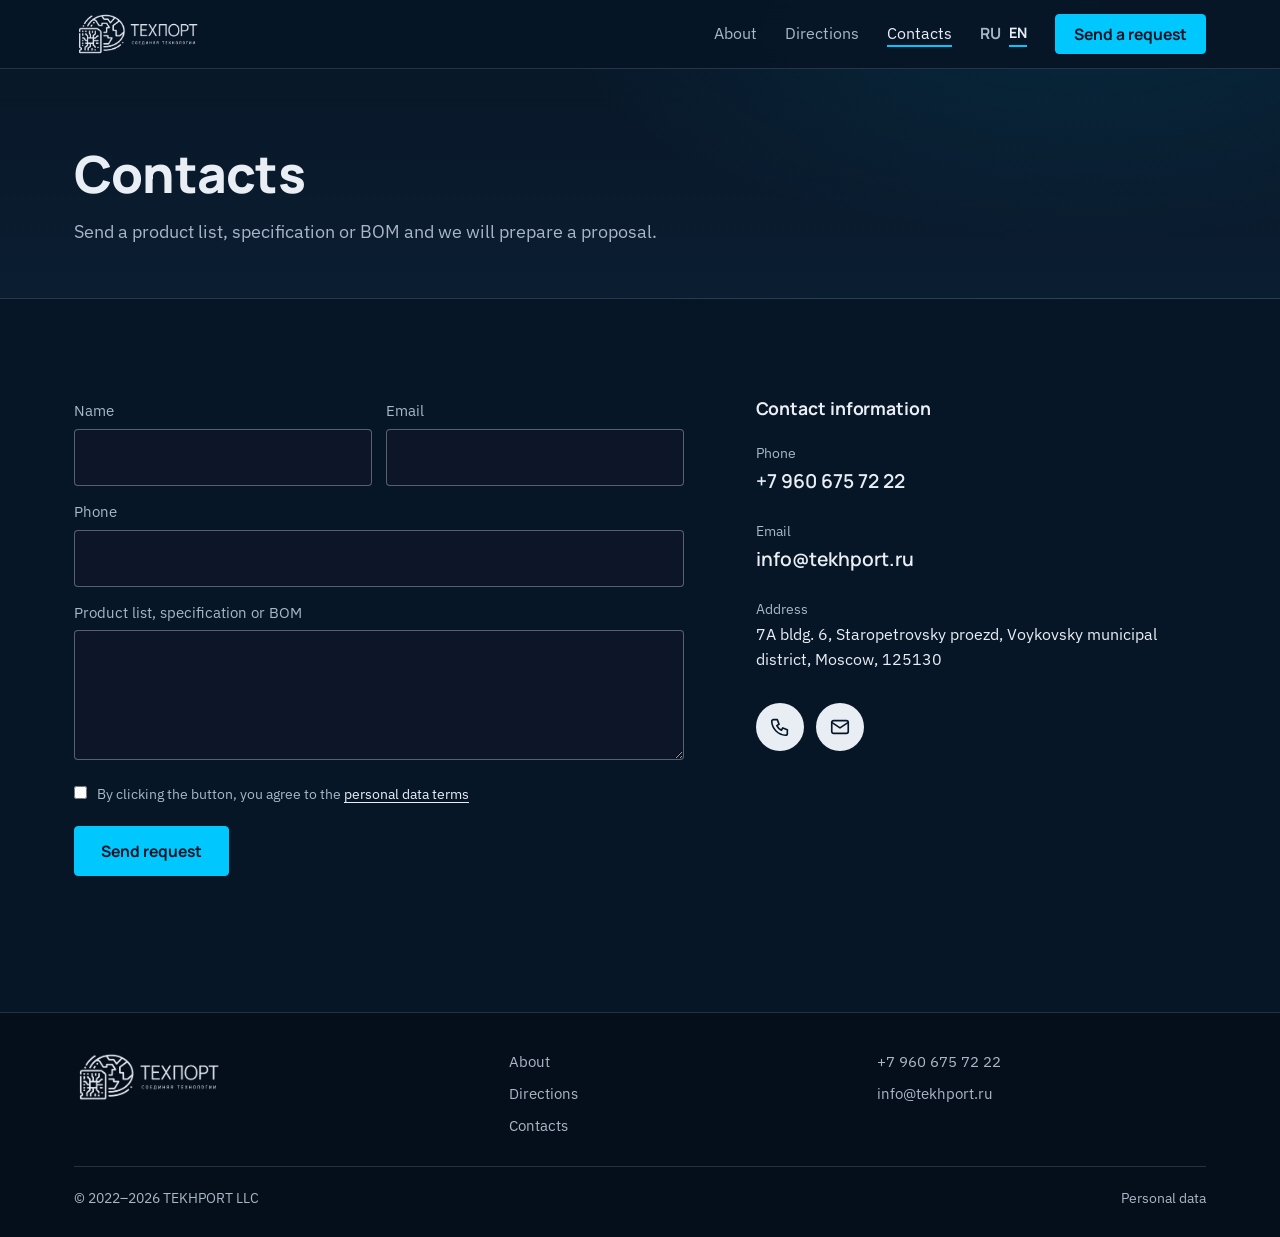
<file: contacts-en.html>
<!DOCTYPE html>
<html lang="en">
<head>
<meta charset="utf-8">
<meta name="viewport" content="width=device-width, initial-scale=1">
<title>Contacts — TEKHPORT LLC</title>
<meta name="description" content="Phone, email, address and request form of TEKHPORT LLC.">
<meta name="theme-color" content="#071626">
<link rel="icon" type="image/png" href="favicon.png">
<link rel="preconnect" href="https://fonts.googleapis.com">
<link rel="preconnect" href="https://fonts.gstatic.com" crossorigin>
<link href="https://fonts.googleapis.com/css2?family=IBM+Plex+Sans:wght@400;500&family=Manrope:wght@500;600;700;800&display=swap" rel="stylesheet">
<link rel="stylesheet" href="style.css">
</head>
<body>
<svg width="0" height="0" style="position:absolute" aria-hidden="true">
  <symbol id="i-chip" viewBox="0 0 24 24"><rect x="6" y="6" width="12" height="12" rx="1"/><rect x="9.5" y="9.5" width="5" height="5"/><path d="M9 3v3M15 3v3M9 18v3M15 18v3M3 9h3M3 15h3M18 9h3M18 15h3"/></symbol>
  <symbol id="i-wafer" viewBox="0 0 24 24"><circle cx="12" cy="12" r="9"/><path d="M3.5 9h17M3.5 15h17M9 3.5v17M15 3.5v17"/></symbol>
  <symbol id="i-equip" viewBox="0 0 24 24"><path d="M3 20V10l5-3v3l5-3v3l5-3v-3h3v16z"/><path d="M7 20v-4h3v4M14 20v-4h3v4"/></symbol>
  <symbol id="i-pack" viewBox="0 0 24 24"><path d="M12 3l8 4.5v9L12 21l-8-4.5v-9z"/><path d="M12 12l8-4.5M12 12v9M12 12L4 7.5"/></symbol>
  <symbol id="i-doc" viewBox="0 0 24 24"><path d="M7 3h8l4 4v14H7z"/><path d="M15 3v4h4M10 12h6M10 16h6"/></symbol>
  <symbol id="i-truck" viewBox="0 0 24 24"><path d="M3 7h11v9H3zM14 10h4l3 3v3h-7"/><circle cx="7" cy="18" r="1.8"/><circle cx="17" cy="18" r="1.8"/></symbol>
</svg>

<header>
  <div class="wrap bar">
    <a class="logo" href="en.html" aria-label="TEKHPORT — home"><img src="logo.png" width="129" height="48" alt="TEKHPORT LLC"></a>
    <button class="burger" aria-label="Open menu" aria-expanded="false" aria-controls="nav"><span></span><span></span><span></span></button>
    <nav id="nav" aria-label="Main menu">
      <ul>
        <li><a href="about-en.html">About</a></li>
        <li><a href="directions-en.html">Directions</a></li>
        <li><a href="contacts-en.html" aria-current="page">Contacts</a></li>
        <li class="lang" aria-label="Language"><a href="contacts.html" hreflang="ru" lang="ru">RU</a><span aria-current="true">EN</span></li>
        <li><a class="btn btn-primary" style="padding:10px 18px;color:var(--navy)" href="contacts-en.html?topic=General%20request">Send a request</a></li>
      </ul>
    </nav>
  </div>
</header>

<main id="top">

<section class="phead">
  <div class="wrap">
    <h1>Contacts</h1>
    <p class="lead">Send a product list, specification or BOM and we will prepare a proposal.</p>
  </div>
</section>

<section class="sec">
  <div class="wrap c-grid">
    <form id="form" novalidate>
      <p class="topic" id="topic" aria-live="polite"></p>
      <div class="hp" aria-hidden="true"><label>Website<input type="text" name="website" tabindex="-1" autocomplete="off"></label></div>
      <div class="two-f">
        <div><label for="f-name">Name</label><input id="f-name" type="text" name="name" autocomplete="name" required></div>
        <div><label for="f-mail">Email</label><input id="f-mail" type="email" name="email" autocomplete="email" required></div>
      </div>
      <div><label for="f-phone">Phone</label><input id="f-phone" type="tel" name="phone" autocomplete="tel"></div>
      <div><label for="f-text">Product list, specification or BOM</label><textarea id="f-text" name="message" required></textarea></div>
      <label class="consent"><input type="checkbox" id="f-ok" required><span>By clicking the button, you agree to the <a href="#privacy" data-open-privacy>personal data terms</a></span></label>
      <button class="btn btn-primary" type="submit" id="send">Send request</button>
      <p class="status" id="status" role="status"></p>
    </form>
    <div class="info">
      <h3>Contact information</h3>
      <dl>
        <div><dt>Phone</dt><dd><a href="tel:+79606757222">+7 960 675 72 22</a></dd></div>
        <div><dt>Email</dt><dd><a href="mailto:info@tekhport.ru">info@tekhport.ru</a></dd></div>
        <div><dt>Address</dt><dd class="addr">7A bldg. 6, Staropetrovsky proezd, Voykovsky municipal district, Moscow, 125130</dd></div>
      </dl>
      <div class="soc">
        <a href="tel:+79606757222" aria-label="Call us"><svg viewBox="0 0 24 24"><path d="M5 4h4l2 5-2.5 1.5a11 11 0 0 0 5 5L15 13l5 2v4a2 2 0 0 1-2 2A16 16 0 0 1 3 6a2 2 0 0 1 2-2z"/></svg></a>
        <a href="mailto:info@tekhport.ru" aria-label="Send an email"><svg viewBox="0 0 24 24"><rect x="3" y="5" width="18" height="14" rx="2"/><path d="M3 7l9 6 9-6"/></svg></a>
        <a id="tg" href="#" target="_blank" rel="noopener" aria-label="Telegram" hidden><svg viewBox="0 0 24 24"><path d="M21 4L3 11l6 2 2 6 3-4 4 3z"/><path d="M9 13l8-6"/></svg></a>
      </div>
    </div>
  </div>
</section>

</main>

<footer>
  <div class="wrap">
    <div class="f-grid">
      <a class="flogo" href="en.html" aria-label="TEKHPORT — home"><img src="logo.png" width="150" height="56" alt="TEKHPORT LLC"></a>
      <div>
        <ul aria-label="Sections">
          <li><a href="about-en.html">About</a></li>
          <li><a href="directions-en.html">Directions</a></li>
          <li><a href="contacts-en.html">Contacts</a></li>
        </ul>
      </div>
      <div>
        <ul aria-label="Contacts">
          <li><a href="tel:+79606757222">+7 960 675 72 22</a></li>
          <li><a href="mailto:info@tekhport.ru">info@tekhport.ru</a></li>
        </ul>
      </div>
    </div>
    <div class="f-bottom"><span>© 2022–2026 TEKHPORT LLC</span><a href="#privacy" data-open-privacy>Personal data</a></div>
  </div>
</footer>

<dialog class="pv" id="privacy" aria-labelledby="privacy-title">
  <h2 id="privacy-title">Personal data processing terms</h2>
  <p>The personal data operator is TEKHPORT LLC (info@tekhport.ru).</p>
<ol>
<li>We receive the data you enter in the form: name, email address, phone number and message text.</li>
<li>The data is used only to respond to your request and prepare a proposal.</li>
<li>By submitting the form, you consent to processing of this data for the stated purpose. Consent remains valid until the purpose is achieved or until you withdraw it.</li>
<li>To withdraw consent or request deletion of your data, write to info@tekhport.ru.</li>
</ol>
  <button class="btn btn-primary" type="button" id="privacy-close">Close</button>
</dialog>

<script src="site.js"></script>
</body>
</html>
</file>
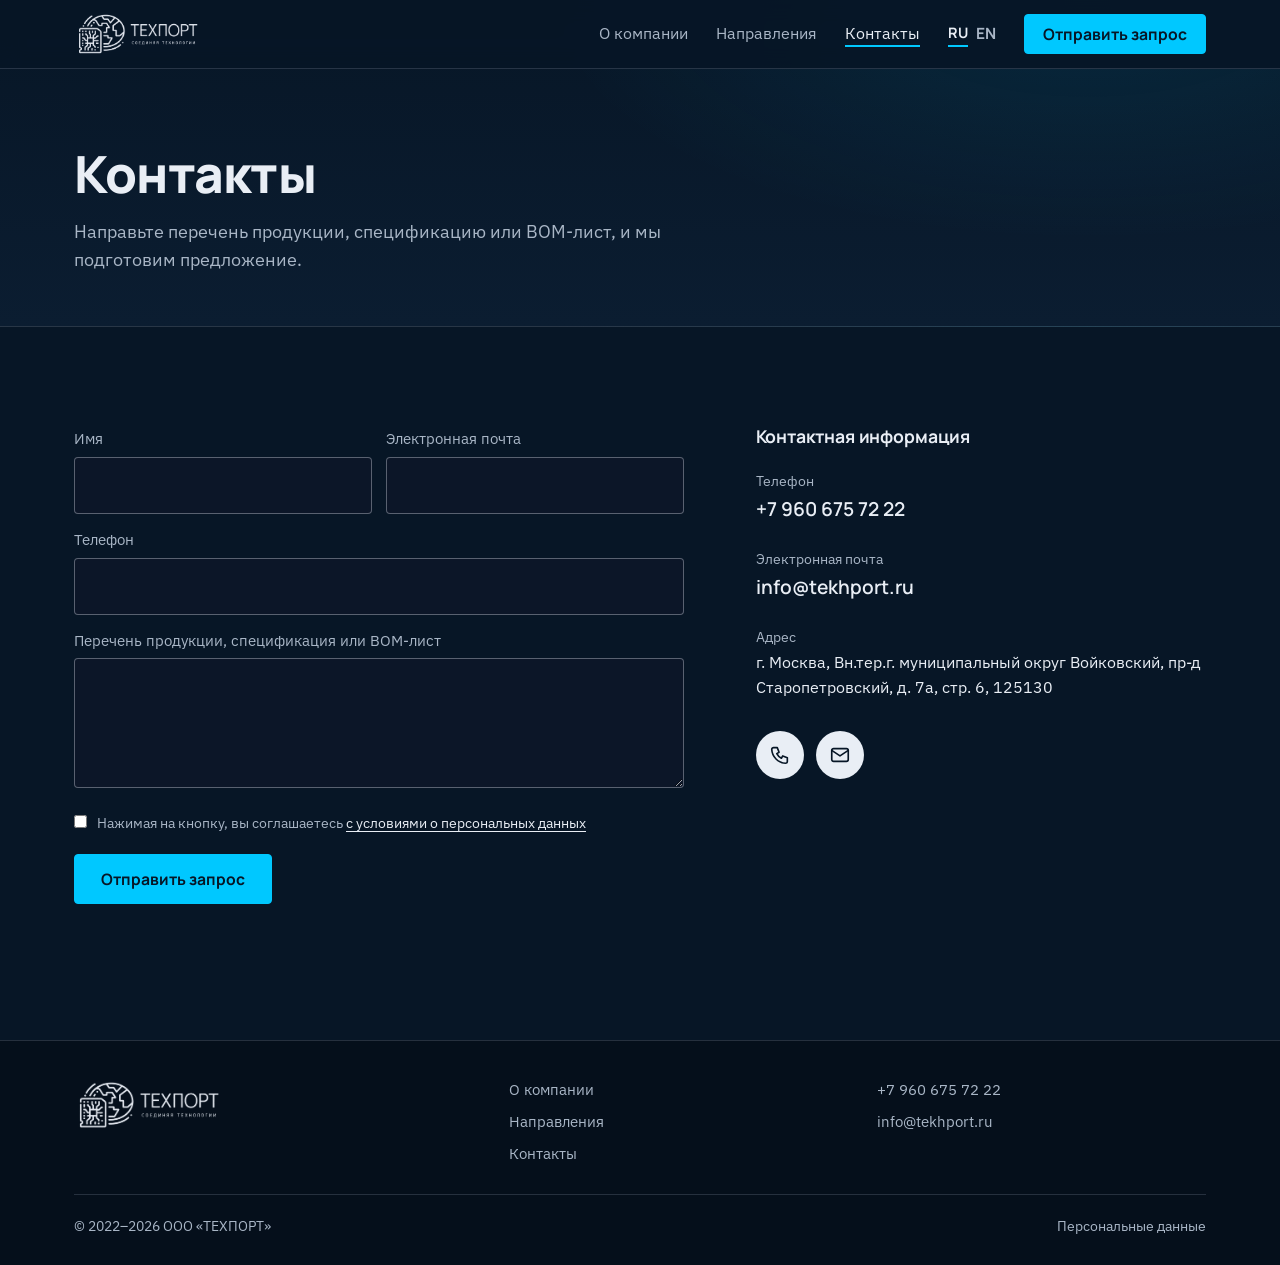
<file: contacts.html>
<!DOCTYPE html>
<html lang="ru">
<head>
<meta charset="utf-8">
<meta name="viewport" content="width=device-width, initial-scale=1">
<title>Контакты — ООО «ТЕХПОРТ»</title>
<meta name="description" content="Телефон, почта, адрес и форма запроса ООО «ТЕХПОРТ».">
<meta name="theme-color" content="#071626">
<link rel="icon" type="image/png" href="favicon.png">
<link rel="preconnect" href="https://fonts.googleapis.com">
<link rel="preconnect" href="https://fonts.gstatic.com" crossorigin>
<link href="https://fonts.googleapis.com/css2?family=IBM+Plex+Sans:wght@400;500&family=Manrope:wght@500;600;700;800&display=swap" rel="stylesheet">
<link rel="stylesheet" href="style.css">
</head>
<body>
<svg width="0" height="0" style="position:absolute" aria-hidden="true">
  <symbol id="i-chip" viewBox="0 0 24 24"><rect x="6" y="6" width="12" height="12" rx="1"/><rect x="9.5" y="9.5" width="5" height="5"/><path d="M9 3v3M15 3v3M9 18v3M15 18v3M3 9h3M3 15h3M18 9h3M18 15h3"/></symbol>
  <symbol id="i-wafer" viewBox="0 0 24 24"><circle cx="12" cy="12" r="9"/><path d="M3.5 9h17M3.5 15h17M9 3.5v17M15 3.5v17"/></symbol>
  <symbol id="i-equip" viewBox="0 0 24 24"><path d="M3 20V10l5-3v3l5-3v3l5-3v-3h3v16z"/><path d="M7 20v-4h3v4M14 20v-4h3v4"/></symbol>
  <symbol id="i-pack" viewBox="0 0 24 24"><path d="M12 3l8 4.5v9L12 21l-8-4.5v-9z"/><path d="M12 12l8-4.5M12 12v9M12 12L4 7.5"/></symbol>
  <symbol id="i-doc" viewBox="0 0 24 24"><path d="M7 3h8l4 4v14H7z"/><path d="M15 3v4h4M10 12h6M10 16h6"/></symbol>
  <symbol id="i-truck" viewBox="0 0 24 24"><path d="M3 7h11v9H3zM14 10h4l3 3v3h-7"/><circle cx="7" cy="18" r="1.8"/><circle cx="17" cy="18" r="1.8"/></symbol>
</svg>

<header>
  <div class="wrap bar">
    <a class="logo" href="index.html" aria-label="ТЕХПОРТ — на главную"><img src="logo.png" width="129" height="48" alt="ООО «ТЕХПОРТ»"></a>
    <button class="burger" aria-label="Открыть меню" aria-expanded="false" aria-controls="nav"><span></span><span></span><span></span></button>
    <nav id="nav" aria-label="Основное меню">
      <ul>
        <li><a href="about.html">О компании</a></li>
        <li><a href="directions.html">Направления</a></li>
        <li><a href="contacts.html" aria-current="page">Контакты</a></li>
        <li class="lang" aria-label="Language"><span aria-current="true">RU</span><a href="contacts-en.html" hreflang="en" lang="en">EN</a></li>
        <li><a class="btn btn-primary" style="padding:10px 18px;color:var(--navy)" href="contacts.html?topic=%D0%9E%D0%B1%D1%89%D0%B8%D0%B9%20%D0%B7%D0%B0%D0%BF%D1%80%D0%BE%D1%81">Отправить запрос</a></li>
      </ul>
    </nav>
  </div>
</header>

<main id="top">

<section class="phead">
  <div class="wrap">
    <h1>Контакты</h1>
    <p class="lead">Направьте перечень продукции, спецификацию или BOM-лист, и мы подготовим предложение.</p>
  </div>
</section>

<section class="sec">
  <div class="wrap c-grid">
    <form id="form" novalidate>
      <p class="topic" id="topic" aria-live="polite"></p>
      <div class="hp" aria-hidden="true"><label>Website<input type="text" name="website" tabindex="-1" autocomplete="off"></label></div>
      <div class="two-f">
        <div><label for="f-name">Имя</label><input id="f-name" type="text" name="name" autocomplete="name" required></div>
        <div><label for="f-mail">Электронная почта</label><input id="f-mail" type="email" name="email" autocomplete="email" required></div>
      </div>
      <div><label for="f-phone">Телефон</label><input id="f-phone" type="tel" name="phone" autocomplete="tel"></div>
      <div><label for="f-text">Перечень продукции, спецификация или BOM-лист</label><textarea id="f-text" name="message" required></textarea></div>
      <label class="consent"><input type="checkbox" id="f-ok" required><span>Нажимая на кнопку, вы соглашаетесь <a href="#privacy" data-open-privacy>с условиями о персональных данных</a></span></label>
      <button class="btn btn-primary" type="submit" id="send">Отправить запрос</button>
      <p class="status" id="status" role="status"></p>
    </form>
    <div class="info">
      <h3>Контактная информация</h3>
      <dl>
        <div><dt>Телефон</dt><dd><a href="tel:+79606757222">+7 960 675 72 22</a></dd></div>
        <div><dt>Электронная почта</dt><dd><a href="mailto:info@tekhport.ru">info@tekhport.ru</a></dd></div>
        <div><dt>Адрес</dt><dd class="addr">г. Москва, Вн.тер.г. муниципальный округ Войковский, пр-д Старопетровский, д. 7а, стр. 6, 125130</dd></div>
      </dl>
      <div class="soc">
        <a href="tel:+79606757222" aria-label="Позвонить"><svg viewBox="0 0 24 24"><path d="M5 4h4l2 5-2.5 1.5a11 11 0 0 0 5 5L15 13l5 2v4a2 2 0 0 1-2 2A16 16 0 0 1 3 6a2 2 0 0 1 2-2z"/></svg></a>
        <a href="mailto:info@tekhport.ru" aria-label="Написать на почту"><svg viewBox="0 0 24 24"><rect x="3" y="5" width="18" height="14" rx="2"/><path d="M3 7l9 6 9-6"/></svg></a>
        <a id="tg" href="#" target="_blank" rel="noopener" aria-label="Telegram" hidden><svg viewBox="0 0 24 24"><path d="M21 4L3 11l6 2 2 6 3-4 4 3z"/><path d="M9 13l8-6"/></svg></a>
      </div>
    </div>
  </div>
</section>

</main>

<footer>
  <div class="wrap">
    <div class="f-grid">
      <a class="flogo" href="index.html" aria-label="ТЕХПОРТ — на главную"><img src="logo.png" width="150" height="56" alt="ООО «ТЕХПОРТ»"></a>
      <div>
        <ul aria-label="Разделы">
          <li><a href="about.html">О компании</a></li>
          <li><a href="directions.html">Направления</a></li>
          <li><a href="contacts.html">Контакты</a></li>
        </ul>
      </div>
      <div>
        <ul aria-label="Контакты">
          <li><a href="tel:+79606757222">+7 960 675 72 22</a></li>
          <li><a href="mailto:info@tekhport.ru">info@tekhport.ru</a></li>
        </ul>
      </div>
    </div>
    <div class="f-bottom"><span>© 2022–2026 ООО «ТЕХПОРТ»</span><a href="#privacy" data-open-privacy>Персональные данные</a></div>
  </div>
</footer>

<dialog class="pv" id="privacy" aria-labelledby="privacy-title">
  <h2 id="privacy-title">Условия обработки персональных данных</h2>
  <p>Оператор персональных данных — ООО «ТЕХПОРТ» (info@tekhport.ru).</p>
<ol>
<li>Мы получаем данные, которые вы указываете в форме: имя, адрес электронной почты, телефон и текст сообщения.</li>
<li>Данные используются только для ответа на ваш запрос и подготовки предложения.</li>
<li>Отправляя форму, вы соглашаетесь на обработку этих данных для указанной цели. Согласие действует до достижения цели обработки или до его отзыва.</li>
<li>Чтобы отозвать согласие или запросить удаление данных, напишите на info@tekhport.ru.</li>
</ol>
  <button class="btn btn-primary" type="button" id="privacy-close">Закрыть</button>
</dialog>

<script src="site.js"></script>
</body>
</html>
</file>
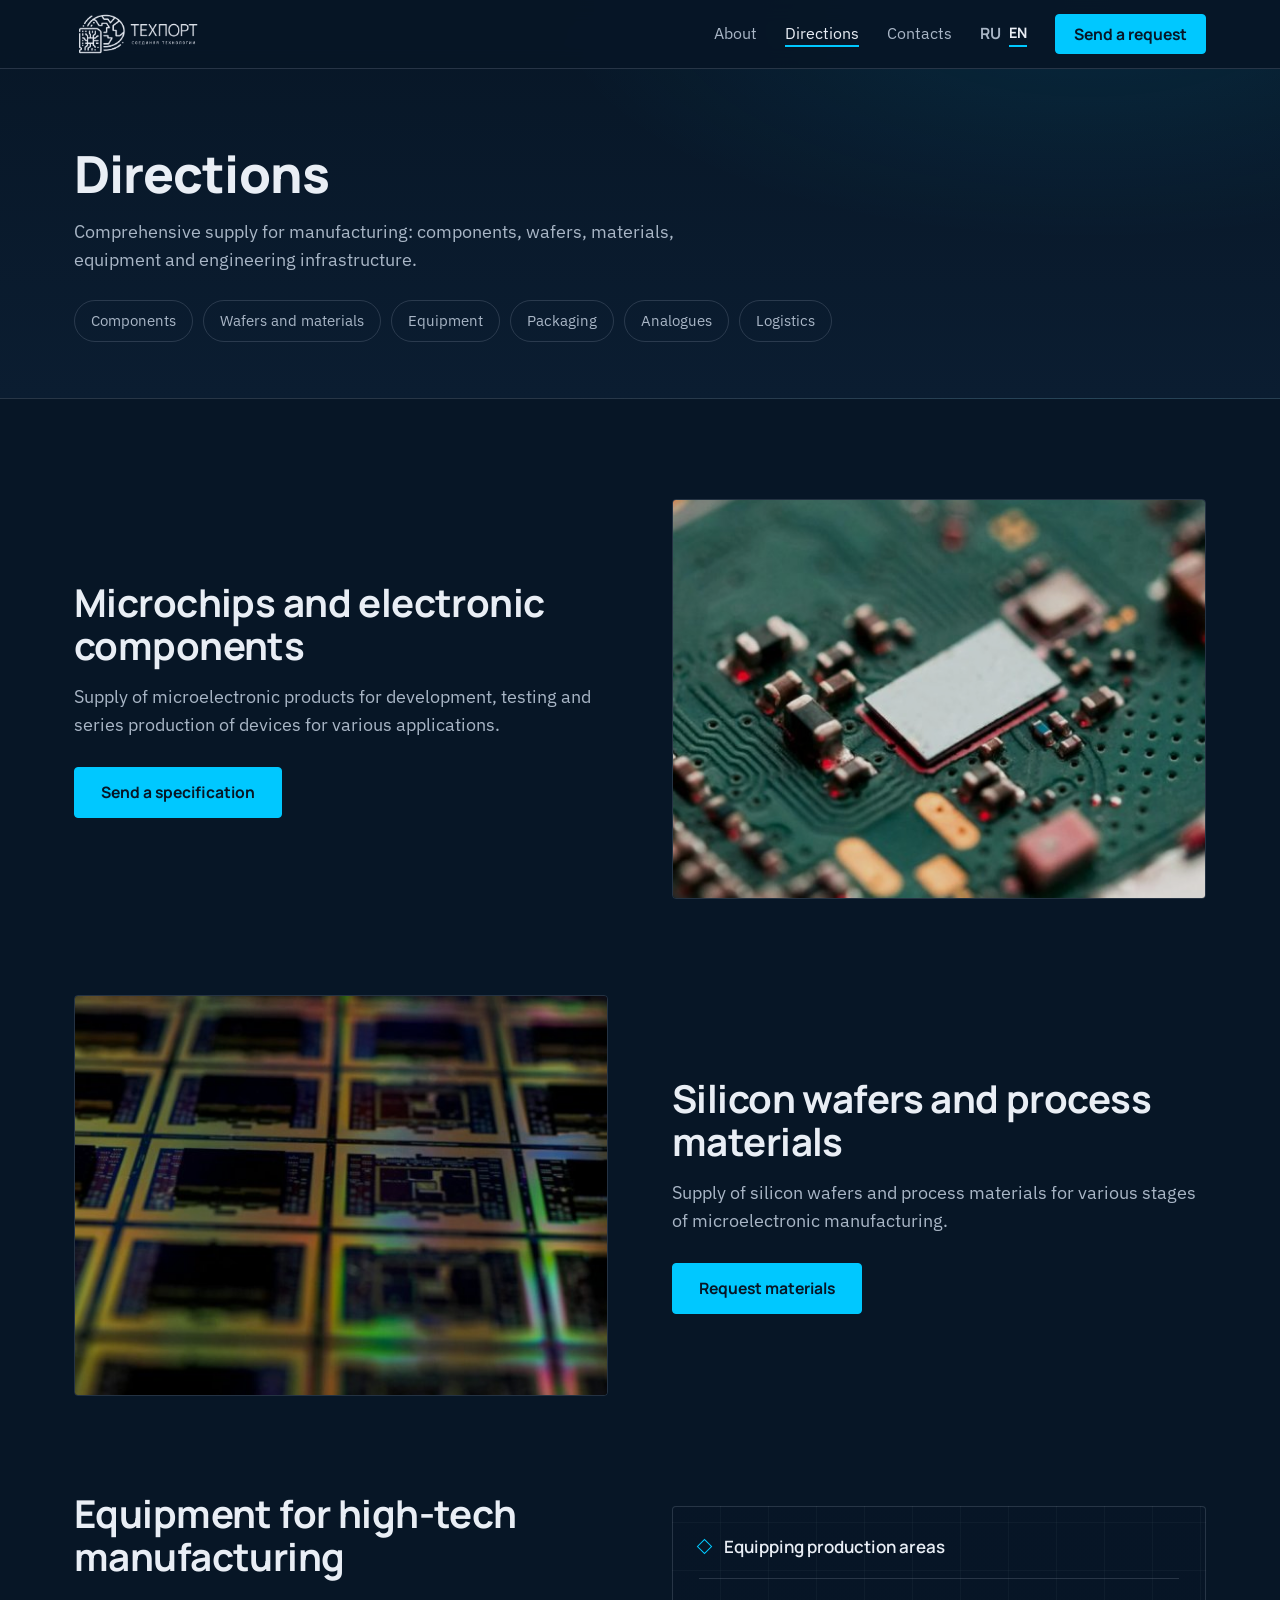
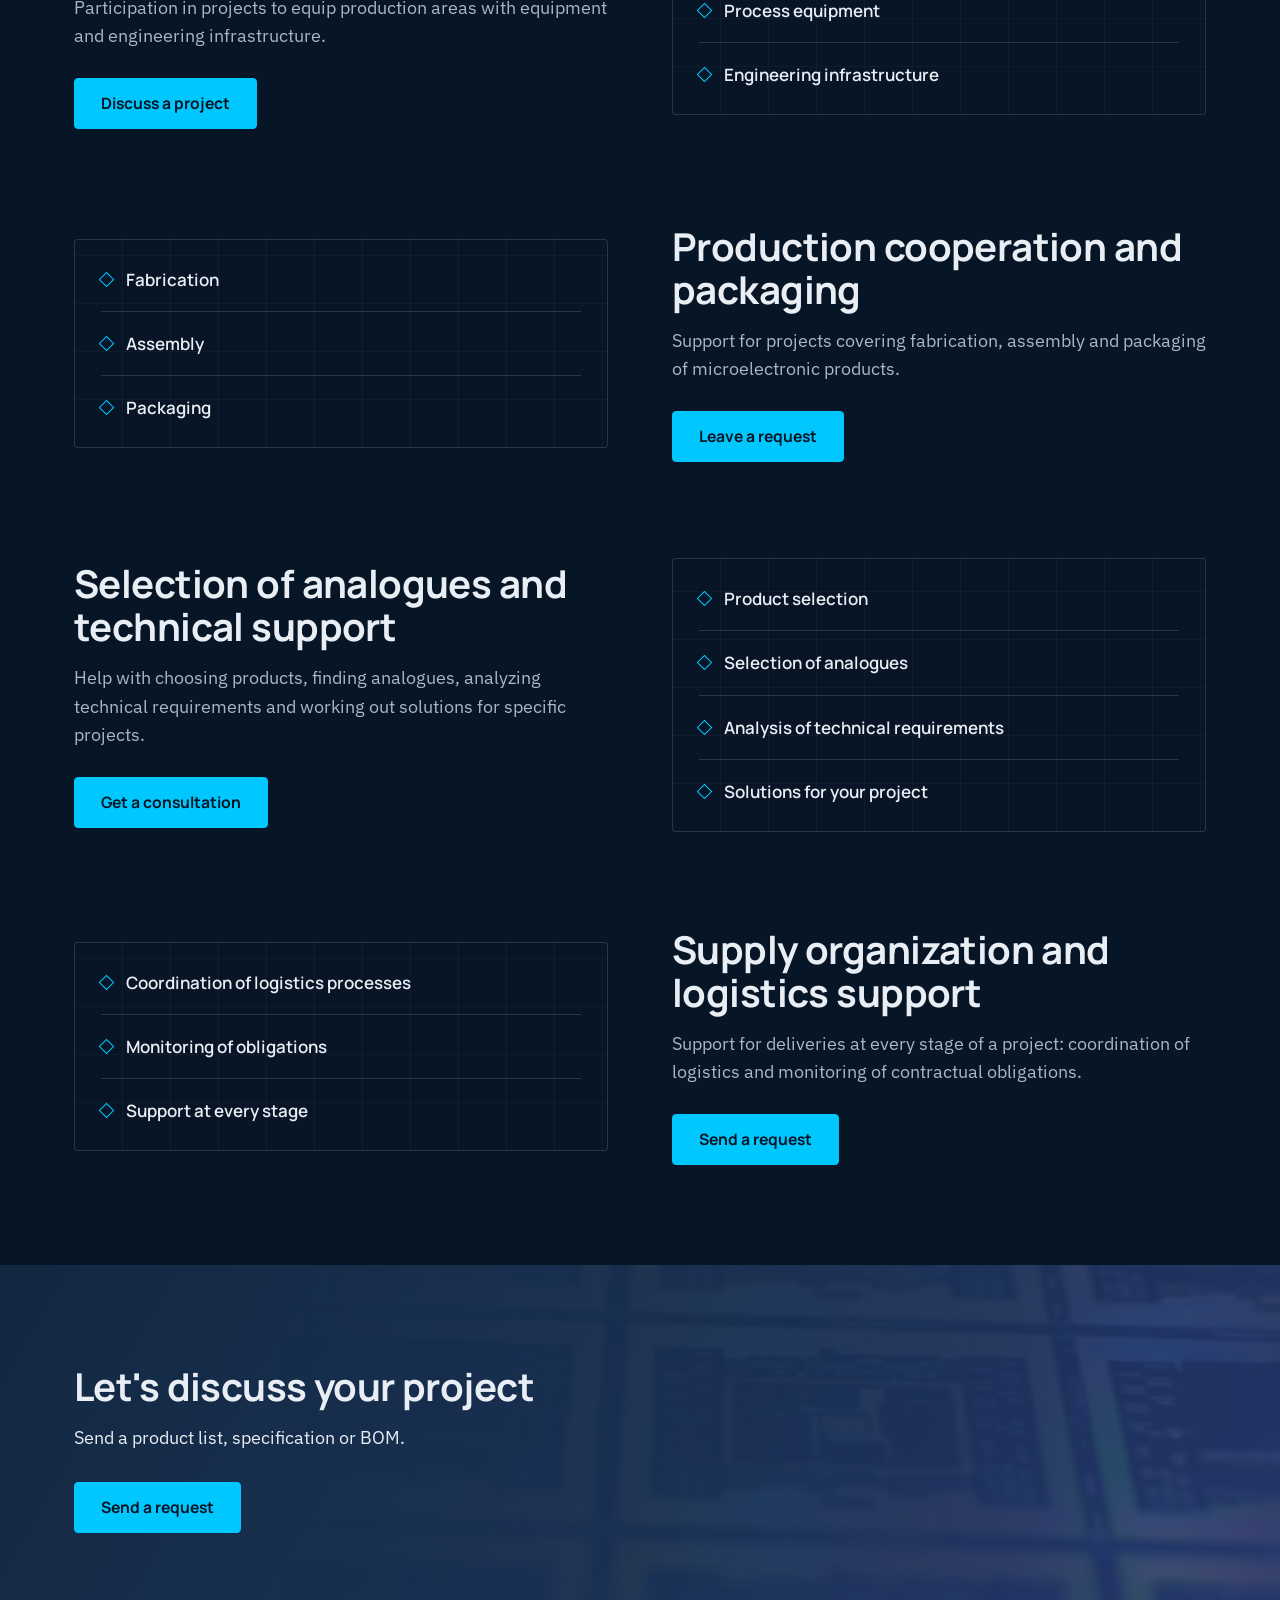
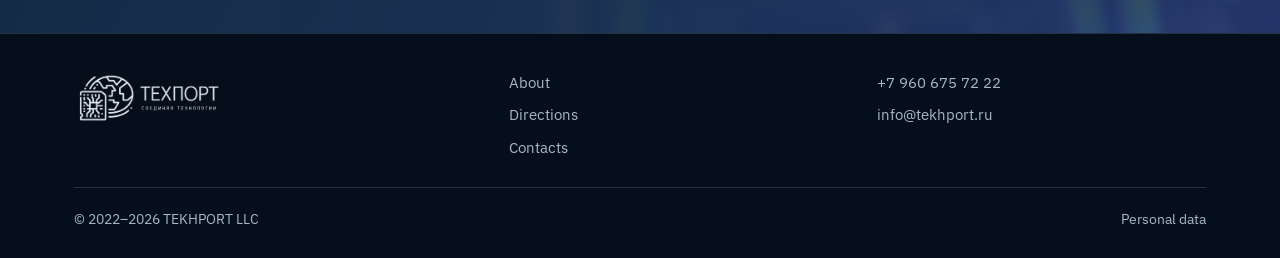
<file: directions-en.html>
<!DOCTYPE html>
<html lang="en">
<head>
<meta charset="utf-8">
<meta name="viewport" content="width=device-width, initial-scale=1">
<title>Directions — TEKHPORT LLC</title>
<meta name="description" content="Microchips and components, silicon wafers, equipment, packaging, selection of analogues and logistics.">
<meta name="theme-color" content="#071626">
<link rel="icon" type="image/png" href="favicon.png">
<link rel="preconnect" href="https://fonts.googleapis.com">
<link rel="preconnect" href="https://fonts.gstatic.com" crossorigin>
<link href="https://fonts.googleapis.com/css2?family=IBM+Plex+Sans:wght@400;500&family=Manrope:wght@500;600;700;800&display=swap" rel="stylesheet">
<link rel="stylesheet" href="style.css">
</head>
<body>
<svg width="0" height="0" style="position:absolute" aria-hidden="true">
  <symbol id="i-chip" viewBox="0 0 24 24"><rect x="6" y="6" width="12" height="12" rx="1"/><rect x="9.5" y="9.5" width="5" height="5"/><path d="M9 3v3M15 3v3M9 18v3M15 18v3M3 9h3M3 15h3M18 9h3M18 15h3"/></symbol>
  <symbol id="i-wafer" viewBox="0 0 24 24"><circle cx="12" cy="12" r="9"/><path d="M3.5 9h17M3.5 15h17M9 3.5v17M15 3.5v17"/></symbol>
  <symbol id="i-equip" viewBox="0 0 24 24"><path d="M3 20V10l5-3v3l5-3v3l5-3v-3h3v16z"/><path d="M7 20v-4h3v4M14 20v-4h3v4"/></symbol>
  <symbol id="i-pack" viewBox="0 0 24 24"><path d="M12 3l8 4.5v9L12 21l-8-4.5v-9z"/><path d="M12 12l8-4.5M12 12v9M12 12L4 7.5"/></symbol>
  <symbol id="i-doc" viewBox="0 0 24 24"><path d="M7 3h8l4 4v14H7z"/><path d="M15 3v4h4M10 12h6M10 16h6"/></symbol>
  <symbol id="i-truck" viewBox="0 0 24 24"><path d="M3 7h11v9H3zM14 10h4l3 3v3h-7"/><circle cx="7" cy="18" r="1.8"/><circle cx="17" cy="18" r="1.8"/></symbol>
</svg>

<header>
  <div class="wrap bar">
    <a class="logo" href="en.html" aria-label="TEKHPORT — home"><img src="logo.png" width="129" height="48" alt="TEKHPORT LLC"></a>
    <button class="burger" aria-label="Open menu" aria-expanded="false" aria-controls="nav"><span></span><span></span><span></span></button>
    <nav id="nav" aria-label="Main menu">
      <ul>
        <li><a href="about-en.html">About</a></li>
        <li><a href="directions-en.html" aria-current="page">Directions</a></li>
        <li><a href="contacts-en.html">Contacts</a></li>
        <li class="lang" aria-label="Language"><a href="directions.html" hreflang="ru" lang="ru">RU</a><span aria-current="true">EN</span></li>
        <li><a class="btn btn-primary" style="padding:10px 18px;color:var(--navy)" href="contacts-en.html?topic=General%20request">Send a request</a></li>
      </ul>
    </nav>
  </div>
</header>

<main id="top">

<section class="phead">
  <div class="wrap">
    <h1>Directions</h1>
    <p class="lead">Comprehensive supply for manufacturing: components, wafers, materials, equipment and engineering infrastructure.</p>
    <nav class="chips" aria-label="Directions">
      <a href="#components">Components</a><a href="#materials">Wafers and materials</a><a href="#equipment">Equipment</a><a href="#contract">Packaging</a><a href="#support">Analogues</a><a href="#logistics">Logistics</a>
    </nav>
  </div>
</section>

<section class="sec">
  <div class="wrap rows">

    <article class="row" id="components">
      <div><h2>Microchips and electronic components</h2><p class="lead">Supply of microelectronic products for development, testing and series production of devices for various applications.</p><a class="btn btn-primary" href="contacts-en.html?topic=Specification%20for%20components">Send a specification</a></div>
      <div class="vis"><img src="photo-3.jpg" alt="Circuit board with a microchip" loading="lazy"></div>
    </article>

    <article class="row flip" id="materials">
      <div><h2>Silicon wafers and process materials</h2><p class="lead">Supply of silicon wafers and process materials for various stages of microelectronic manufacturing.</p><a class="btn btn-primary" href="contacts-en.html?topic=Materials%20and%20wafers">Request materials</a></div>
      <div class="vis"><img src="photo-2.jpg" alt="Dies on a silicon wafer" loading="lazy"></div>
    </article>

    <article class="row" id="equipment">
      <div><h2>Equipment for high-tech manufacturing</h2><p class="lead">Participation in projects to equip production areas with equipment and engineering infrastructure.</p><a class="btn btn-primary" href="contacts-en.html?topic=Equipment">Discuss a project</a></div>
      <ul class="spec vis"><li>Equipping production areas</li><li>Process equipment</li><li>Engineering infrastructure</li></ul>
    </article>

    <article class="row flip" id="contract">
      <div><h2>Production cooperation and packaging</h2><p class="lead">Support for projects covering fabrication, assembly and packaging of microelectronic products.</p><a class="btn btn-primary" href="contacts-en.html?topic=Cooperation%20and%20packaging">Leave a request</a></div>
      <ul class="spec vis"><li>Fabrication</li><li>Assembly</li><li>Packaging</li></ul>
    </article>

    <article class="row" id="support">
      <div><h2>Selection of analogues and technical support</h2><p class="lead">Help with choosing products, finding analogues, analyzing technical requirements and working out solutions for specific projects.</p><a class="btn btn-primary" href="contacts-en.html?topic=Analogues%20and%20support">Get a consultation</a></div>
      <ul class="spec vis"><li>Product selection</li><li>Selection of analogues</li><li>Analysis of technical requirements</li><li>Solutions for your project</li></ul>
    </article>

    <article class="row flip" id="logistics">
      <div><h2>Supply organization and logistics support</h2><p class="lead">Support for deliveries at every stage of a project: coordination of logistics and monitoring of contractual obligations.</p><a class="btn btn-primary" href="contacts-en.html?topic=Logistics">Send a request</a></div>
      <ul class="spec vis"><li>Coordination of logistics processes</li><li>Monitoring of obligations</li><li>Support at every stage</li></ul>
    </article>

  </div>
</section>

<section class="sec cta">
  <div class="wrap">
    <h2>Let's discuss your project</h2>
    <p class="lead" style="color:var(--silver)">Send a product list, specification or BOM.</p>
    <div class="btn-row"><a class="btn btn-primary" href="contacts-en.html?topic=General%20request">Send a request</a></div>
  </div>
</section>

</main>

<footer>
  <div class="wrap">
    <div class="f-grid">
      <a class="flogo" href="en.html" aria-label="TEKHPORT — home"><img src="logo.png" width="150" height="56" alt="TEKHPORT LLC"></a>
      <div>
        <ul aria-label="Sections">
          <li><a href="about-en.html">About</a></li>
          <li><a href="directions-en.html">Directions</a></li>
          <li><a href="contacts-en.html">Contacts</a></li>
        </ul>
      </div>
      <div>
        <ul aria-label="Contacts">
          <li><a href="tel:+79606757222">+7 960 675 72 22</a></li>
          <li><a href="mailto:info@tekhport.ru">info@tekhport.ru</a></li>
        </ul>
      </div>
    </div>
    <div class="f-bottom"><span>© 2022–2026 TEKHPORT LLC</span><a href="#privacy" data-open-privacy>Personal data</a></div>
  </div>
</footer>

<dialog class="pv" id="privacy" aria-labelledby="privacy-title">
  <h2 id="privacy-title">Personal data processing terms</h2>
  <p>The personal data operator is TEKHPORT LLC (info@tekhport.ru).</p>
<ol>
<li>We receive the data you enter in the form: name, email address, phone number and message text.</li>
<li>The data is used only to respond to your request and prepare a proposal.</li>
<li>By submitting the form, you consent to processing of this data for the stated purpose. Consent remains valid until the purpose is achieved or until you withdraw it.</li>
<li>To withdraw consent or request deletion of your data, write to info@tekhport.ru.</li>
</ol>
  <button class="btn btn-primary" type="button" id="privacy-close">Close</button>
</dialog>

<script src="site.js"></script>
</body>
</html>
</file>
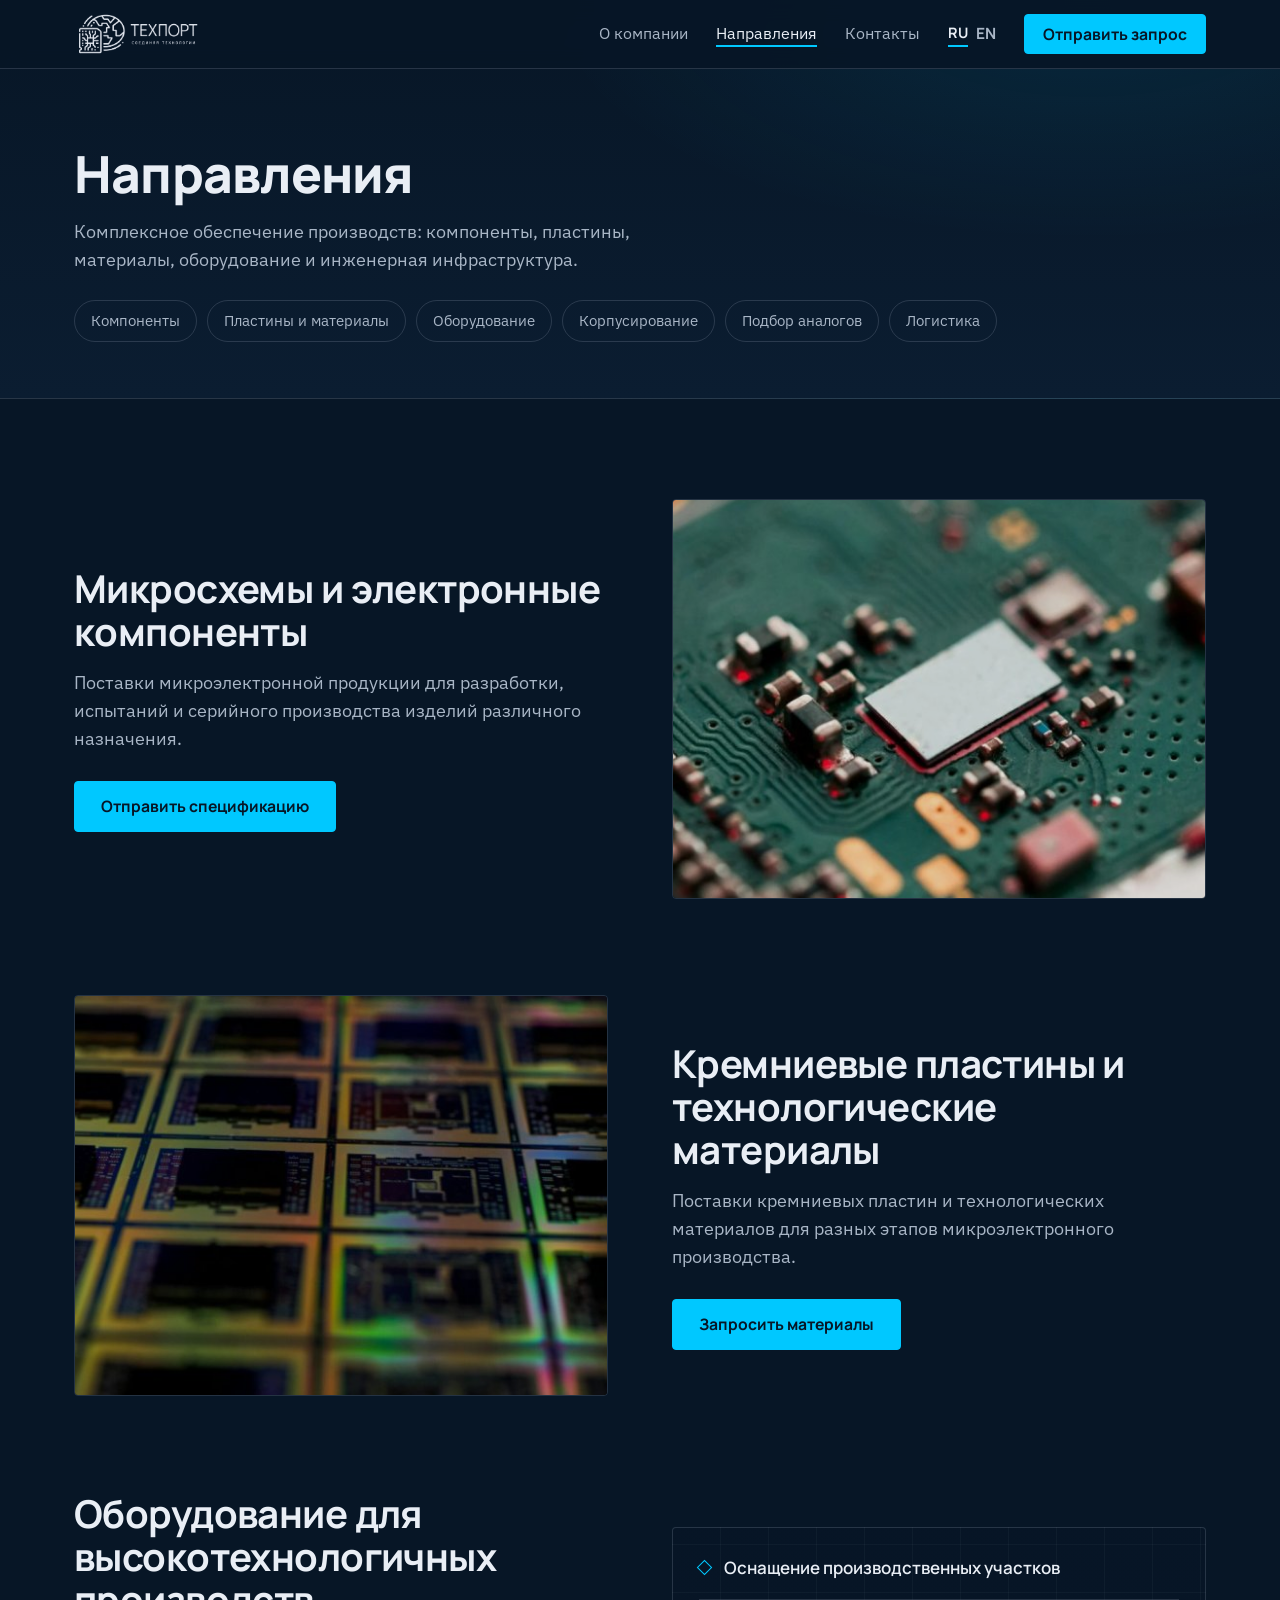
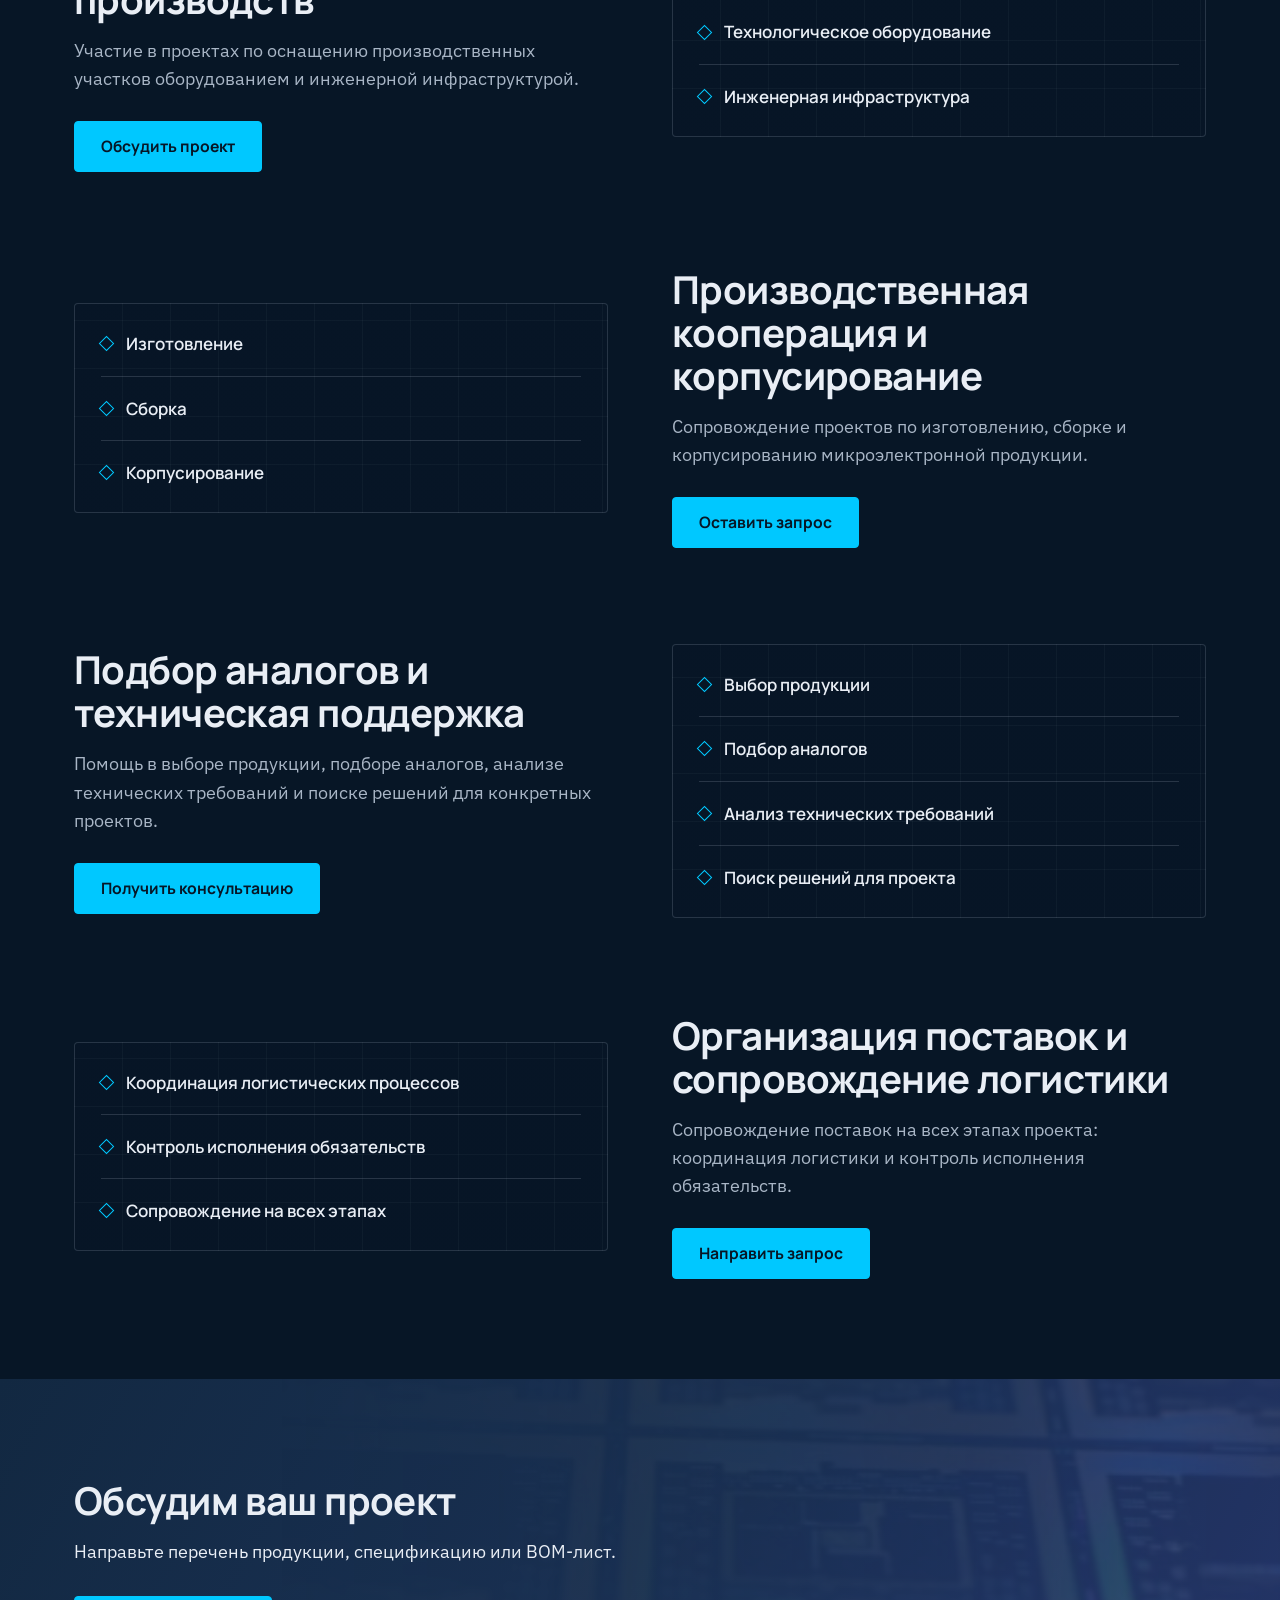
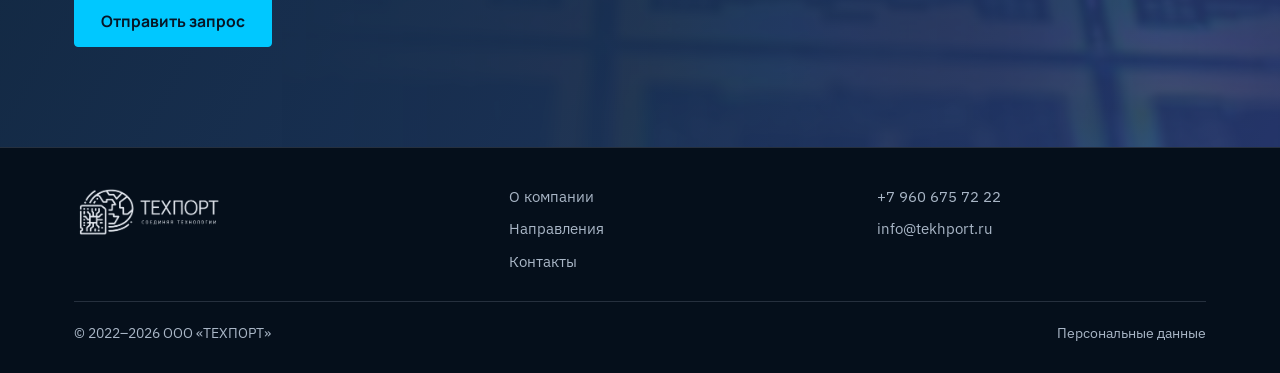
<file: directions.html>
<!DOCTYPE html>
<html lang="ru">
<head>
<meta charset="utf-8">
<meta name="viewport" content="width=device-width, initial-scale=1">
<title>Направления — ООО «ТЕХПОРТ»</title>
<meta name="description" content="Микросхемы и компоненты, кремниевые пластины, оборудование, корпусирование, подбор аналогов и логистика.">
<meta name="theme-color" content="#071626">
<link rel="icon" type="image/png" href="favicon.png">
<link rel="preconnect" href="https://fonts.googleapis.com">
<link rel="preconnect" href="https://fonts.gstatic.com" crossorigin>
<link href="https://fonts.googleapis.com/css2?family=IBM+Plex+Sans:wght@400;500&family=Manrope:wght@500;600;700;800&display=swap" rel="stylesheet">
<link rel="stylesheet" href="style.css">
</head>
<body>
<svg width="0" height="0" style="position:absolute" aria-hidden="true">
  <symbol id="i-chip" viewBox="0 0 24 24"><rect x="6" y="6" width="12" height="12" rx="1"/><rect x="9.5" y="9.5" width="5" height="5"/><path d="M9 3v3M15 3v3M9 18v3M15 18v3M3 9h3M3 15h3M18 9h3M18 15h3"/></symbol>
  <symbol id="i-wafer" viewBox="0 0 24 24"><circle cx="12" cy="12" r="9"/><path d="M3.5 9h17M3.5 15h17M9 3.5v17M15 3.5v17"/></symbol>
  <symbol id="i-equip" viewBox="0 0 24 24"><path d="M3 20V10l5-3v3l5-3v3l5-3v-3h3v16z"/><path d="M7 20v-4h3v4M14 20v-4h3v4"/></symbol>
  <symbol id="i-pack" viewBox="0 0 24 24"><path d="M12 3l8 4.5v9L12 21l-8-4.5v-9z"/><path d="M12 12l8-4.5M12 12v9M12 12L4 7.5"/></symbol>
  <symbol id="i-doc" viewBox="0 0 24 24"><path d="M7 3h8l4 4v14H7z"/><path d="M15 3v4h4M10 12h6M10 16h6"/></symbol>
  <symbol id="i-truck" viewBox="0 0 24 24"><path d="M3 7h11v9H3zM14 10h4l3 3v3h-7"/><circle cx="7" cy="18" r="1.8"/><circle cx="17" cy="18" r="1.8"/></symbol>
</svg>

<header>
  <div class="wrap bar">
    <a class="logo" href="index.html" aria-label="ТЕХПОРТ — на главную"><img src="logo.png" width="129" height="48" alt="ООО «ТЕХПОРТ»"></a>
    <button class="burger" aria-label="Открыть меню" aria-expanded="false" aria-controls="nav"><span></span><span></span><span></span></button>
    <nav id="nav" aria-label="Основное меню">
      <ul>
        <li><a href="about.html">О компании</a></li>
        <li><a href="directions.html" aria-current="page">Направления</a></li>
        <li><a href="contacts.html">Контакты</a></li>
        <li class="lang" aria-label="Language"><span aria-current="true">RU</span><a href="directions-en.html" hreflang="en" lang="en">EN</a></li>
        <li><a class="btn btn-primary" style="padding:10px 18px;color:var(--navy)" href="contacts.html?topic=%D0%9E%D0%B1%D1%89%D0%B8%D0%B9%20%D0%B7%D0%B0%D0%BF%D1%80%D0%BE%D1%81">Отправить запрос</a></li>
      </ul>
    </nav>
  </div>
</header>

<main id="top">

<section class="phead">
  <div class="wrap">
    <h1>Направления</h1>
    <p class="lead">Комплексное обеспечение производств: компоненты, пластины, материалы, оборудование и инженерная инфраструктура.</p>
    <nav class="chips" aria-label="Направления">
      <a href="#components">Компоненты</a><a href="#materials">Пластины и материалы</a><a href="#equipment">Оборудование</a><a href="#contract">Корпусирование</a><a href="#support">Подбор аналогов</a><a href="#logistics">Логистика</a>
    </nav>
  </div>
</section>

<section class="sec">
  <div class="wrap rows">

    <article class="row" id="components">
      <div><h2>Микросхемы и электронные компоненты</h2><p class="lead">Поставки микроэлектронной продукции для разработки, испытаний и серийного производства изделий различного назначения.</p><a class="btn btn-primary" href="contacts.html?topic=%D0%A1%D0%BF%D0%B5%D1%86%D0%B8%D1%84%D0%B8%D0%BA%D0%B0%D1%86%D0%B8%D1%8F%20%D0%BD%D0%B0%20%D0%BA%D0%BE%D0%BC%D0%BF%D0%BE%D0%BD%D0%B5%D0%BD%D1%82%D1%8B">Отправить спецификацию</a></div>
      <div class="vis"><img src="photo-3.jpg" alt="Печатная плата с микросхемой" loading="lazy"></div>
    </article>

    <article class="row flip" id="materials">
      <div><h2>Кремниевые пластины и технологические материалы</h2><p class="lead">Поставки кремниевых пластин и технологических материалов для разных этапов микроэлектронного производства.</p><a class="btn btn-primary" href="contacts.html?topic=%D0%9C%D0%B0%D1%82%D0%B5%D1%80%D0%B8%D0%B0%D0%BB%D1%8B%20%D0%B8%20%D0%BF%D0%BB%D0%B0%D1%81%D1%82%D0%B8%D0%BD%D1%8B">Запросить материалы</a></div>
      <div class="vis"><img src="photo-2.jpg" alt="Кристаллы на кремниевой пластине" loading="lazy"></div>
    </article>

    <article class="row" id="equipment">
      <div><h2>Оборудование для высокотехнологичных производств</h2><p class="lead">Участие в проектах по оснащению производственных участков оборудованием и инженерной инфраструктурой.</p><a class="btn btn-primary" href="contacts.html?topic=%D0%9E%D0%B1%D0%BE%D1%80%D1%83%D0%B4%D0%BE%D0%B2%D0%B0%D0%BD%D0%B8%D0%B5">Обсудить проект</a></div>
      <ul class="spec vis"><li>Оснащение производственных участков</li><li>Технологическое оборудование</li><li>Инженерная инфраструктура</li></ul>
    </article>

    <article class="row flip" id="contract">
      <div><h2>Производственная кооперация и корпусирование</h2><p class="lead">Сопровождение проектов по изготовлению, сборке и корпусированию микроэлектронной продукции.</p><a class="btn btn-primary" href="contacts.html?topic=%D0%9A%D0%BE%D0%BE%D0%BF%D0%B5%D1%80%D0%B0%D1%86%D0%B8%D1%8F%20%D0%B8%20%D0%BA%D0%BE%D1%80%D0%BF%D1%83%D1%81%D0%B8%D1%80%D0%BE%D0%B2%D0%B0%D0%BD%D0%B8%D0%B5">Оставить запрос</a></div>
      <ul class="spec vis"><li>Изготовление</li><li>Сборка</li><li>Корпусирование</li></ul>
    </article>

    <article class="row" id="support">
      <div><h2>Подбор аналогов и техническая поддержка</h2><p class="lead">Помощь в выборе продукции, подборе аналогов, анализе технических требований и поиске решений для конкретных проектов.</p><a class="btn btn-primary" href="contacts.html?topic=%D0%9F%D0%BE%D0%B4%D0%B1%D0%BE%D1%80%20%D0%B0%D0%BD%D0%B0%D0%BB%D0%BE%D0%B3%D0%BE%D0%B2%20%D0%B8%20%D0%BF%D0%BE%D0%B4%D0%B4%D0%B5%D1%80%D0%B6%D0%BA%D0%B0">Получить консультацию</a></div>
      <ul class="spec vis"><li>Выбор продукции</li><li>Подбор аналогов</li><li>Анализ технических требований</li><li>Поиск решений для проекта</li></ul>
    </article>

    <article class="row flip" id="logistics">
      <div><h2>Организация поставок и сопровождение логистики</h2><p class="lead">Сопровождение поставок на всех этапах проекта: координация логистики и контроль исполнения обязательств.</p><a class="btn btn-primary" href="contacts.html?topic=%D0%9B%D0%BE%D0%B3%D0%B8%D1%81%D1%82%D0%B8%D0%BA%D0%B0">Направить запрос</a></div>
      <ul class="spec vis"><li>Координация логистических процессов</li><li>Контроль исполнения обязательств</li><li>Сопровождение на всех этапах</li></ul>
    </article>

  </div>
</section>

<section class="sec cta">
  <div class="wrap">
    <h2>Обсудим ваш проект</h2>
    <p class="lead" style="color:var(--silver)">Направьте перечень продукции, спецификацию или BOM-лист.</p>
    <div class="btn-row"><a class="btn btn-primary" href="contacts.html?topic=%D0%9E%D0%B1%D1%89%D0%B8%D0%B9%20%D0%B7%D0%B0%D0%BF%D1%80%D0%BE%D1%81">Отправить запрос</a></div>
  </div>
</section>

</main>

<footer>
  <div class="wrap">
    <div class="f-grid">
      <a class="flogo" href="index.html" aria-label="ТЕХПОРТ — на главную"><img src="logo.png" width="150" height="56" alt="ООО «ТЕХПОРТ»"></a>
      <div>
        <ul aria-label="Разделы">
          <li><a href="about.html">О компании</a></li>
          <li><a href="directions.html">Направления</a></li>
          <li><a href="contacts.html">Контакты</a></li>
        </ul>
      </div>
      <div>
        <ul aria-label="Контакты">
          <li><a href="tel:+79606757222">+7 960 675 72 22</a></li>
          <li><a href="mailto:info@tekhport.ru">info@tekhport.ru</a></li>
        </ul>
      </div>
    </div>
    <div class="f-bottom"><span>© 2022–2026 ООО «ТЕХПОРТ»</span><a href="#privacy" data-open-privacy>Персональные данные</a></div>
  </div>
</footer>

<dialog class="pv" id="privacy" aria-labelledby="privacy-title">
  <h2 id="privacy-title">Условия обработки персональных данных</h2>
  <p>Оператор персональных данных — ООО «ТЕХПОРТ» (info@tekhport.ru).</p>
<ol>
<li>Мы получаем данные, которые вы указываете в форме: имя, адрес электронной почты, телефон и текст сообщения.</li>
<li>Данные используются только для ответа на ваш запрос и подготовки предложения.</li>
<li>Отправляя форму, вы соглашаетесь на обработку этих данных для указанной цели. Согласие действует до достижения цели обработки или до его отзыва.</li>
<li>Чтобы отозвать согласие или запросить удаление данных, напишите на info@tekhport.ru.</li>
</ol>
  <button class="btn btn-primary" type="button" id="privacy-close">Закрыть</button>
</dialog>

<script src="site.js"></script>
</body>
</html>
</file>
<file: style.css>
:root{
  --navy:#071626;--graphite:#112236;--cyan:#00c8ff;--violet:#6c7bff;--silver:#e9eef5;--muted:#a9b6c6;
  --line:rgba(169,182,198,.2);
  --head:"Manrope","Inter",system-ui,-apple-system,"Segoe UI",Roboto,sans-serif;
  --body:"IBM Plex Sans","Inter",system-ui,-apple-system,"Segoe UI",Roboto,sans-serif;
}
*{box-sizing:border-box;margin:0;padding:0}
[hidden]{display:none!important}
html{scroll-behavior:smooth;scroll-padding-top:76px}
body{background:var(--navy);color:var(--silver);font-family:var(--body);font-size:17px;line-height:1.6;-webkit-font-smoothing:antialiased}
img{display:block;max-width:100%}
a{color:inherit}
h1,h2,h3{font-family:var(--head);line-height:1.12;letter-spacing:-.015em;font-weight:700}
h1{font-size:clamp(1.85rem,5.2vw,4rem);font-weight:800}
h2{font-size:clamp(1.6rem,3.4vw,2.4rem)}
h3{font-size:1.1rem;letter-spacing:-.005em}
p{max-width:62ch}
.wrap{max-width:1180px;margin:0 auto;padding:0 24px}
.sec{padding:clamp(56px,8vw,100px) 0}
.alt{background:var(--graphite)}
.lead{color:var(--muted);font-size:1.1rem;margin-top:16px}
:focus-visible{outline:2px solid var(--cyan);outline-offset:3px}

/* Buttons */
.btn{display:inline-block;font-family:var(--head);font-weight:700;font-size:.98rem;line-height:1.2;text-decoration:none;padding:15px 26px;border-radius:4px;border:1.5px solid var(--cyan);cursor:pointer;transition:background .2s,color .2s,border-color .2s}
.btn-primary{background:var(--cyan);color:var(--navy)}
.btn-primary:hover{background:#4fdcff;border-color:#4fdcff}
.btn-ghost{background:transparent;color:var(--silver);border-color:rgba(233,238,245,.4)}
.btn-ghost:hover{border-color:var(--cyan);color:var(--cyan)}
.btn[disabled]{opacity:.6;cursor:progress}
.btn-row{display:flex;flex-wrap:wrap;gap:14px;margin-top:30px}

/* Header */
header{position:fixed;inset:0 0 auto 0;z-index:50;background:rgba(7,22,38,.9);backdrop-filter:blur(10px);-webkit-backdrop-filter:blur(10px);border-bottom:1px solid var(--line)}
.bar{display:flex;align-items:center;justify-content:space-between;height:68px}
.logo{display:block;line-height:0}
.logo img{height:48px;width:auto}
nav ul{display:flex;gap:28px;list-style:none;align-items:center}
nav a{text-decoration:none;color:var(--muted);font-size:.97rem;transition:color .2s}
nav a:hover,nav a[aria-current="page"]{color:var(--silver)}
nav a[aria-current="page"]{border-bottom:2px solid var(--cyan);padding-bottom:2px}
.lang{display:flex;gap:8px;font-family:var(--head);font-weight:700;font-size:.9rem;color:var(--muted)}
.lang [aria-current]{color:var(--silver);border-bottom:2px solid var(--cyan)}
.burger{display:none;background:none;border:0;color:var(--silver);width:44px;height:44px;cursor:pointer}
.burger span{display:block;width:24px;height:2px;background:currentColor;margin:6px auto;transition:transform .2s,opacity .2s}
.burger[aria-expanded="true"] span:nth-child(1){transform:translateY(8px) rotate(45deg)}
.burger[aria-expanded="true"] span:nth-child(2){opacity:0}
.burger[aria-expanded="true"] span:nth-child(3){transform:translateY(-8px) rotate(-45deg)}

/* Hero with video (home) */
.hero{position:relative;isolation:isolate;overflow:hidden;display:flex;align-items:center;min-height:560px;min-height:100vh;min-height:100lvh;padding-top:68px;background:url("photo-1.jpg") center/cover no-repeat,#071626}
.hero-video{position:absolute;inset:0;width:100%;height:100%;object-fit:cover;opacity:0;transition:opacity .9s ease;z-index:-2}
.hero-video.ready{opacity:1}
.hero-shade{position:absolute;inset:0;z-index:-1;background:
  linear-gradient(90deg,rgba(7,22,38,.93) 0%,rgba(7,22,38,.74) 48%,rgba(7,22,38,.34) 100%),
  linear-gradient(0deg,rgba(7,22,38,.75) 0%,transparent 38%)}
.hero-inner{width:100%;padding-top:56px;padding-bottom:96px}
.hero-copy{max-width:700px}
.hero p.sub{font-size:1.2rem;color:var(--silver);margin-top:22px;max-width:46ch}

/* Inner page head */
.phead{padding:calc(68px + clamp(44px,6vw,80px)) 0 clamp(32px,5vw,52px);background:radial-gradient(900px 400px at 85% 0,rgba(0,200,255,.10),transparent 60%),linear-gradient(180deg,#071626,#0b1d31);border-bottom:1px solid var(--line)}
.phead h1{font-size:clamp(2rem,4.6vw,3.2rem)}
.phead .lead{max-width:60ch}
.chips{display:flex;gap:10px;overflow-x:auto;margin-top:26px;padding-bottom:4px;scrollbar-width:none}
.chips::-webkit-scrollbar{display:none}
.chips a{flex:none;text-decoration:none;border:1px solid var(--line);border-radius:999px;padding:8px 16px;font-size:.92rem;color:var(--muted);transition:border-color .2s,color .2s}
.chips a:hover{border-color:var(--cyan);color:var(--silver)}

/* Direction tiles (home) */
.ic{width:34px;height:34px;fill:none;stroke:var(--cyan);stroke-width:1.5;stroke-linecap:round;stroke-linejoin:round;flex:none}
.tiles{display:grid;grid-template-columns:repeat(3,1fr);gap:16px;margin-top:36px}
.tile{display:flex;flex-direction:column;gap:16px;text-decoration:none;background:var(--graphite);border:1px solid var(--line);border-top:2px solid var(--cyan);border-radius:4px;padding:24px 22px;transition:background .2s,border-color .2s}
.tile:hover{background:#16304b;border-color:rgba(0,200,255,.5);border-top-color:var(--cyan)}
.tile h3{font-size:1.05rem}
.head-row{display:flex;flex-wrap:wrap;gap:20px 40px;justify-content:space-between;align-items:flex-end}

/* About teaser + gallery */
.two{display:grid;grid-template-columns:1fr 1fr;gap:64px;align-items:center}
.two>*{min-width:0}
.fact{margin-top:24px;padding-left:18px;border-left:2px solid var(--muted);color:var(--silver);font-family:var(--head);font-weight:600}
.gal{display:grid;grid-template-columns:1fr 1fr;gap:12px}
.gal.wide{grid-template-columns:repeat(4,1fr)}
.ph{position:relative;display:block;width:100%;padding:0;border:1px solid var(--line);border-radius:4px;overflow:hidden;background:var(--graphite);cursor:zoom-in;aspect-ratio:1/1;-webkit-tap-highlight-color:transparent}
.ph img{width:100%;height:100%;object-fit:cover;filter:brightness(.92);transition:transform .35s}
.ph:hover img{transform:scale(1.04)}
.ph::after{content:"";position:absolute;right:10px;bottom:10px;width:32px;height:32px;border-radius:50%;background:rgba(7,22,38,.65) url("data:image/svg+xml,%3Csvg xmlns='http://www.w3.org/2000/svg' viewBox='0 0 24 24' fill='none' stroke='%23e9eef5' stroke-width='2' stroke-linecap='round'%3E%3Ccircle cx='11' cy='11' r='6'/%3E%3Cpath d='M20 20l-4-4M11 8v6M8 11h6'/%3E%3C/svg%3E") center/18px no-repeat}
.hint{display:none;color:var(--muted);font-size:.9rem;margin-top:12px}

/* Lightbox */
.lb{margin:0;padding:0;border:0;border-radius:0;width:100vw;height:100vh;height:100dvh;max-width:none;max-height:none;overflow:hidden;background:#030a12;color:var(--silver)}
.lb::backdrop{background:#030a12}
.lb-stage{position:absolute;inset:0;display:grid;place-items:center;padding:64px 12px 84px}
.lb-stage img{max-width:100%;max-height:100%;object-fit:contain;touch-action:pan-y pinch-zoom;-webkit-user-select:none;user-select:none}
.lbb{position:absolute;width:48px;height:48px;border-radius:50%;background:rgba(17,34,54,.85);border:1px solid rgba(233,238,245,.4);color:var(--silver);display:grid;place-items:center;cursor:pointer}
.lbb:hover{border-color:var(--cyan);color:var(--cyan)}
.lbb svg{width:22px;height:22px;fill:none;stroke:currentColor;stroke-width:2;stroke-linecap:round;stroke-linejoin:round}
.lb-close{top:14px;right:14px}
.lb-prev{bottom:18px;left:18px}
.lb-next{bottom:18px;right:18px}
.lb-count{position:absolute;bottom:30px;left:50%;transform:translateX(-50%);font-family:var(--head);font-weight:600;color:var(--muted)}
@media (min-width:961px){
  .lb-prev,.lb-next{bottom:auto;top:50%;margin-top:-24px}
}

/* Detail rows (directions) */
.rows{display:grid;gap:clamp(56px,8vw,96px)}
.row{display:grid;grid-template-columns:1fr 1fr;gap:64px;align-items:center}
.row>*{min-width:0}
.row.flip .vis{order:-1}
.row .btn{margin-top:28px}
.vis img{width:100%;aspect-ratio:4/3;object-fit:cover;border-radius:4px;border:1px solid var(--line);filter:brightness(.9)}
.spec{list-style:none;border:1px solid var(--line);border-radius:4px;padding:8px 26px;background:
  linear-gradient(rgba(7,22,38,.55),rgba(7,22,38,.55)),
  repeating-linear-gradient(0deg,transparent 0 47px,rgba(169,182,198,.10) 47px 48px),
  repeating-linear-gradient(90deg,transparent 0 47px,rgba(169,182,198,.10) 47px 48px)}
.spec li{display:flex;gap:14px;align-items:center;padding:18px 0;border-bottom:1px solid var(--line);font-family:var(--head);font-weight:600}
.spec li:last-child{border-bottom:0}
.spec li::before{content:"";flex:none;width:9px;height:9px;border:1.5px solid var(--cyan);transform:rotate(45deg)}

/* Advantages & steps (about) */
.adv-grid{display:grid;grid-template-columns:repeat(auto-fit,minmax(240px,1fr));gap:16px;margin-top:36px}
.adv{background:var(--graphite);border:1px solid var(--line);border-radius:4px;padding:22px 22px;display:flex;gap:14px;align-items:flex-start;font-family:var(--head);font-weight:600;font-size:1.05rem;line-height:1.3}
.adv::before{content:"";flex:none;margin-top:5px;width:9px;height:9px;background:var(--cyan)}
.adv:nth-child(even)::before{background:var(--violet)}
.steps{display:grid;grid-template-columns:repeat(3,1fr);margin-top:40px;border-top:1px solid var(--line)}
.step{padding:28px 28px 8px 0}
.step+.step{padding-left:28px;border-left:1px solid var(--line)}
.step .n{font-family:var(--head);font-weight:800;font-size:2.2rem;color:var(--violet);line-height:1}
.step h3{margin-top:14px}
.step p{color:var(--muted);margin-top:8px;font-size:.97rem}

/* CTA band */
.cta{position:relative;background:linear-gradient(120deg,#122841 0%,#1b3358 55%,#3a4a9e 140%);overflow:hidden}
.cta .wrap{position:relative;z-index:1}
.cta h2{max-width:22ch}
.cta::before{content:"";position:absolute;inset:0;background:url("photo-2.jpg") right center/cover;opacity:.16;-webkit-mask-image:linear-gradient(90deg,transparent 20%,#000);mask-image:linear-gradient(90deg,transparent 20%,#000)}

/* Contacts page */
.c-grid{display:grid;grid-template-columns:1.15fr .85fr;gap:72px;align-items:start}
.c-grid>*{min-width:0}
form{display:grid;gap:14px}
label{font-size:.92rem;color:var(--muted);display:block;margin-bottom:6px}
input[type=text],input[type=email],input[type=tel],textarea{width:100%;font:inherit;color:var(--silver);background:rgba(15,23,42,.7);border:1px solid rgba(233,238,245,.35);border-radius:4px;padding:14px 16px}
input:focus,textarea:focus{border-color:var(--cyan);outline:none;box-shadow:0 0 0 3px rgba(0,200,255,.18)}
textarea{min-height:130px;resize:vertical}
.two-f{display:grid;grid-template-columns:1fr 1fr;gap:14px}
.topic{display:none;font-size:.92rem;color:var(--cyan)}
.topic.on{display:block}
.hp{position:absolute;left:-9999px;width:1px;height:1px;overflow:hidden}
.consent{display:flex;gap:10px;align-items:flex-start;font-size:.9rem;color:var(--muted);margin:0}
.consent input{margin-top:4px;accent-color:var(--cyan)}
.consent a{color:var(--silver);text-underline-offset:3px}
form .btn{justify-self:start;margin-top:6px}
.status{font-size:.95rem;color:var(--cyan);min-height:1.4em}
.status.err{color:#ffb4a8}
.status a{color:inherit}
.info h3{margin-bottom:22px}
.info dl{display:grid;gap:22px}
.info dt{color:var(--muted);font-size:.9rem}
.info dd{font-family:var(--head);font-weight:600;font-size:1.2rem;margin-top:2px}
.info dd.addr{font-family:var(--body);font-weight:400;font-size:1rem;color:var(--silver)}
.info a{text-decoration:none}
.info a:hover{color:var(--cyan)}
.soc{display:flex;gap:12px;margin-top:30px}
.soc a{display:grid;place-items:center;width:48px;height:48px;border-radius:50%;background:#e9eef5;color:var(--navy);transition:background .2s}
.soc a:hover{background:var(--cyan);color:var(--navy)}
.soc svg{width:22px;height:22px;fill:none;stroke:currentColor;stroke-width:1.8;stroke-linecap:round;stroke-linejoin:round}

/* Footer */
footer{background:#050f1b;padding:36px 0 28px;color:var(--muted);font-size:.95rem;border-top:1px solid var(--line)}
.f-grid{display:grid;grid-template-columns:1.2fr 1fr 1fr;gap:28px 40px;align-items:start}
footer .flogo img{height:56px;width:auto}
footer ul{list-style:none;display:grid;gap:8px}
footer a{text-decoration:none}
footer a:hover{color:var(--silver)}
.f-bottom{display:flex;flex-wrap:wrap;gap:10px 30px;justify-content:space-between;margin-top:28px;padding-top:20px;border-top:1px solid var(--line);font-size:.88rem}

/* Privacy dialog */
dialog.pv{margin:auto;border:1px solid var(--line);background:var(--graphite);color:var(--silver);border-radius:6px;width:calc(100% - 32px);max-width:640px;max-height:85vh;overflow:auto;padding:28px}
dialog.pv::backdrop{background:rgba(3,10,18,.72)}
dialog.pv h2{font-size:1.4rem}
dialog.pv p,dialog.pv li{font-size:.95rem;color:var(--muted);margin-top:10px;max-width:none}
dialog.pv ol{padding-left:20px}
dialog.pv .btn{margin-top:22px}

/* Responsive */
@media (max-width:960px){
  .two,.row,.c-grid{grid-template-columns:1fr;gap:36px}
  .row.flip .vis{order:0}
  .tiles{grid-template-columns:1fr 1fr}
  .steps{grid-template-columns:1fr}
  .step,.step+.step{padding:22px 0;border-left:0;border-bottom:1px solid var(--line)}
  .hero-shade{background:linear-gradient(0deg,rgba(7,22,38,.9) 0%,rgba(7,22,38,.72) 60%,rgba(7,22,38,.55) 100%)}
  .gal,.gal.wide{display:flex;overflow-x:auto;scroll-snap-type:x mandatory;gap:12px;margin:0 -24px;padding:0 24px 4px;scroll-padding:0 24px;-webkit-overflow-scrolling:touch;scrollbar-width:none}
  .gal::-webkit-scrollbar{display:none}
  .gal .ph{flex:0 0 76%;max-width:360px;scroll-snap-align:start}
  .hint{display:block}
  .f-grid{grid-template-columns:1fr 1fr}
  .f-grid>:first-child{grid-column:1/-1}
}
@media (max-width:860px){
  .burger{display:block}
  nav{position:absolute;top:68px;left:0;right:0;background:var(--navy);border-bottom:1px solid var(--line);display:none}
  nav.open{display:block}
  nav ul{flex-direction:column;align-items:stretch;gap:0;padding:8px 24px 16px}
  nav a{display:block;padding:14px 0;border-bottom:1px solid var(--line);font-size:1.05rem}
  nav a[aria-current="page"]{padding-bottom:14px}
  nav a.btn{margin-top:14px;text-align:center;padding:14px 18px!important}
  .lang{padding:14px 0}
  .lang a,.lang span{border-bottom:0;padding:0}
  .lang [aria-current]{border-bottom:2px solid var(--cyan)}
}
@media (max-width:560px){
  body{font-size:16px}
  .two-f,.f-grid{grid-template-columns:1fr}
  .tiles{grid-template-columns:1fr;gap:12px}
  .tile{flex-direction:row;align-items:center;padding:18px 20px}
  .btn{width:100%;text-align:center}
  form .btn{justify-self:stretch}
  .hero-inner{padding-top:36px;padding-bottom:72px}
  .logo img{height:42px}
}
@media (prefers-reduced-motion:reduce){
  html{scroll-behavior:auto}
  *{transition:none!important}
}
</file>
